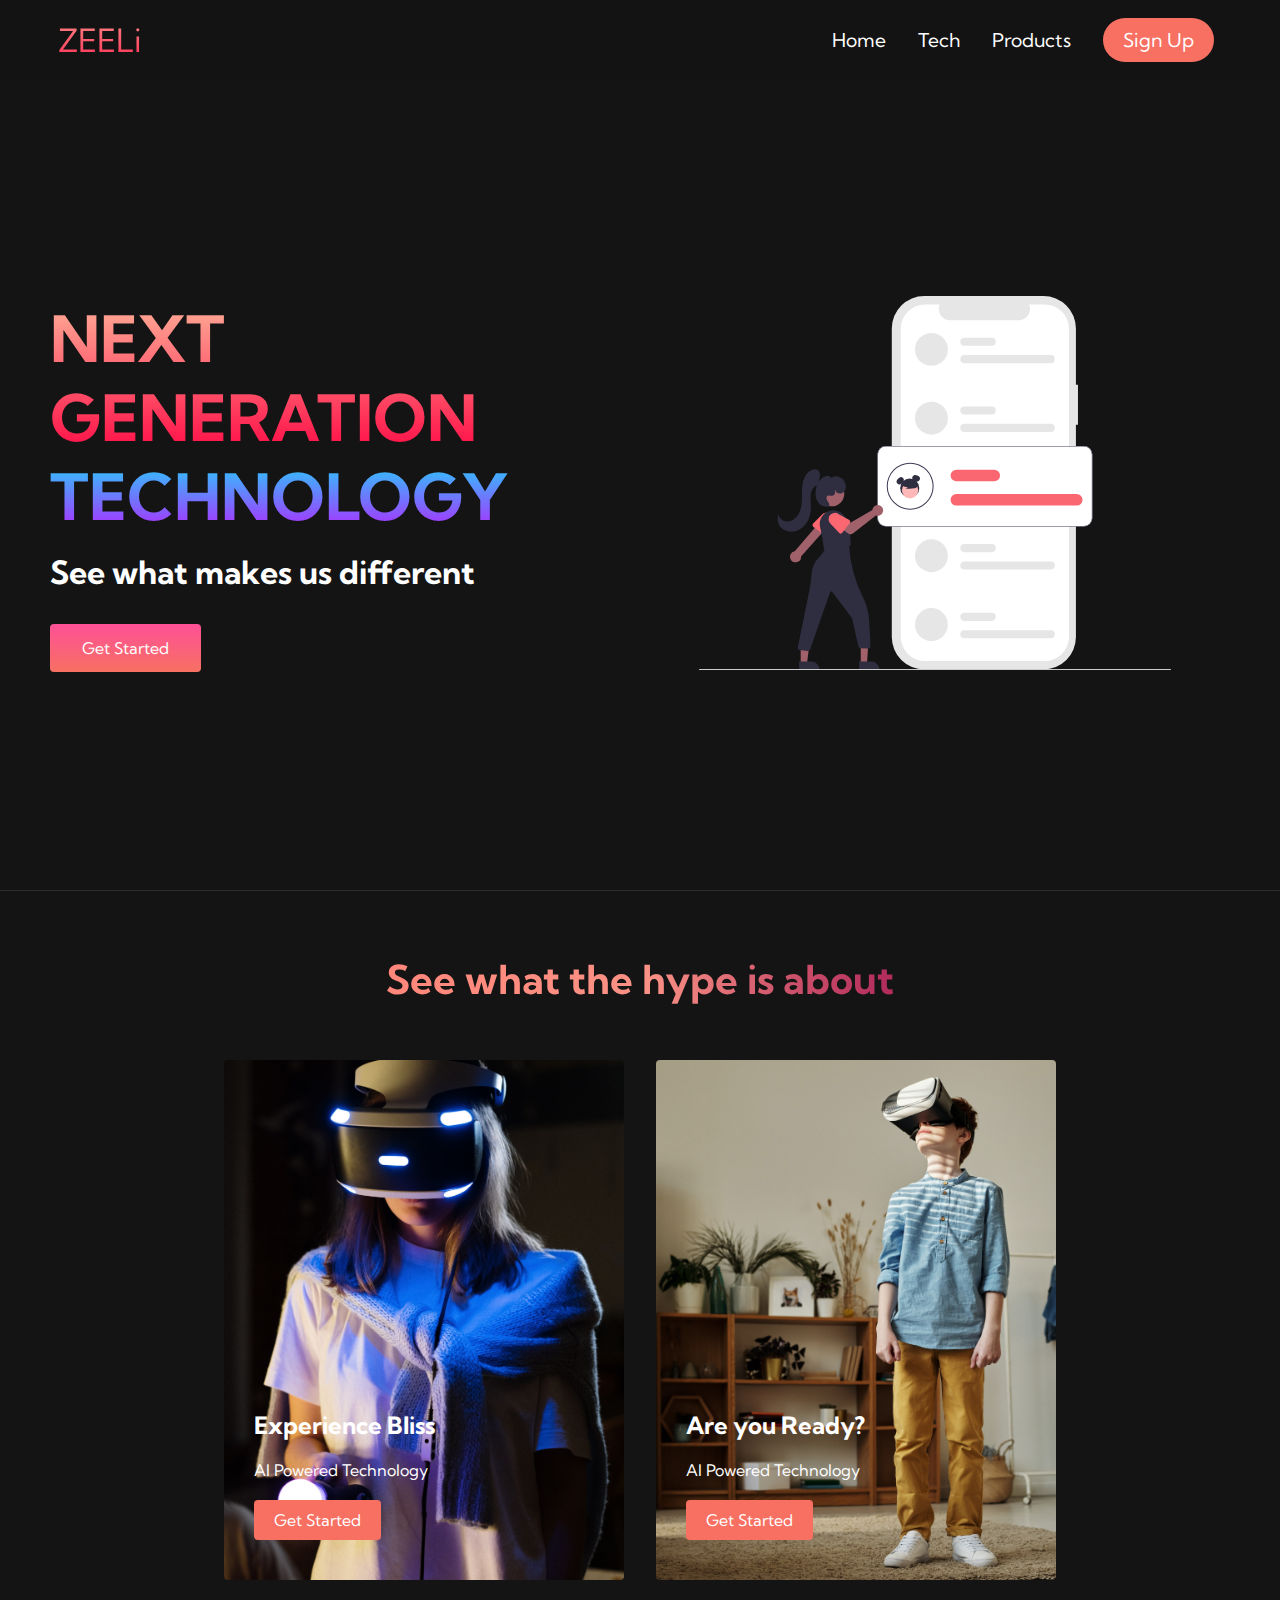
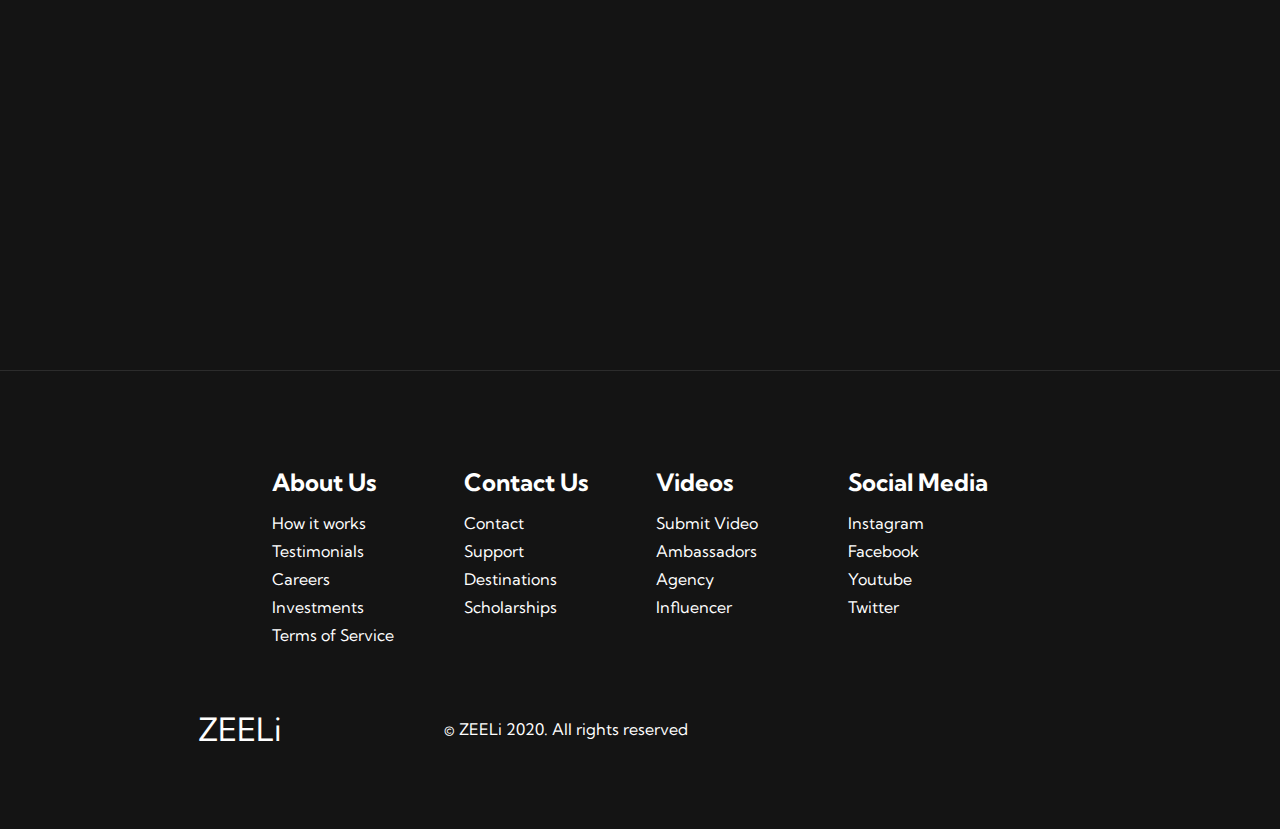
<file: index.html>
<!DOCTYPE html>
<html lang="en">
<head>
  <meta charset="UTF-8">
  <meta http-equiv="X-UA-Compatible" content="IE=edge">
  <meta name="viewport" content="width=device-width, initial-scale=1.0">
  <link rel="stylesheet" href="https://cdnjs.cloudflare.com/ajax/libs/font-awesome/5.15.3/css/all.min.css" integrity="sha512-iBBXm8fW90+nuLcSKlbmrPcLa0OT92xO1BIsZ+ywDWZCvqsWgccV3gFoRBv0z+8dLJgyAHIhR35VZc2oM/gI1w==" crossorigin="anonymous" />

  <!-- custom style -->
  <link rel="stylesheet" href="./css/styles.css">
  <title>Home</title>
</head>

<body>
  <!-- Navbar -->
  <nav class="navbar">
    <div class="navbar_container">
      <a href="./index.html" id="navbar_logo">
        <i class="fas fa-gem"></i>
        ZEELi
      </a> 
      <div class="navbar_toggle" id="mobile-menu">
        <span class="bar"></span>  
        <span class="bar"></span>  
        <span class="bar"></span>  
      </div>

      <ul class="navbar_menu">
        <li class="navbar_item">
          <a href="./index.html" class="navbar_links"> Home </a>
        </li>
        <li class="navbar_item">
          <a href="./tech.html" class="navbar_links"> Tech </a>
        </li>
        <li class="navbar_item">
          <a href="#" class="navbar_links"> Products </a>
        </li>
        <li class="navbar_btn">
          <a href="#" class="button"> Sign Up </a>
        </li>
      </ul>

    </div>
  </nav>

  <!-- Hero section -->
  <div class="main">
    <div class="main_container">
      <div class="main_content">
        <h1>NEXT GENERATION</h1>
        <h2>TECHNOLOGY</h2>
        <p>See what makes us different</p>
        <button class="main_btn">
          <a href="#">Get Started</a>
        </button>
      </div>

      <div class="main_img-container">
        <img src="./images/pic1.svg" alt="" id="main_img">
      </div>
    </div>
  </div>

  <!-- Services Section -->
  <div class="services">
    <h1>See what the hype is about</h1>
    <div class="services_container">
      <div class="services_card">
        <h2>Experience Bliss</h2>
        <p>AI Powered Technology</p>
        <button>Get Started</button>
      </div>

      <div class="services_card">
        <h2>Are you Ready?</h2>
        <p>AI Powered Technology</p>
        <button>Get Started</button>
      </div>
    </div>
  </div>

  <!-- Footer Section -->
  <div class="footer_container">
    <div class="footer_links">
      <div class="footer_link_wrapper">
        <div class="footer_link_items">
          <h2>About Us</h2>
          <a href="./sign_up">How it works</a>
          <a href="#">Testimonials</a>
          <a href="#">Careers</a>
          <a href="#">Investments</a>
          <a href="#">Terms of Service</a>
        </div>
        <div class="footer_link_items">
          <h2>Contact Us</h2>
          <a href="#">Contact</a>
          <a href="#">Support</a>
          <a href="#">Destinations</a>
          <a href="#">Scholarships</a>
        </div>
      </div>

      <div class="footer_link_wrapper">
        <div class="footer_link_items">
          <h2>Videos</h2>
          <a href="#">Submit Video</a>
          <a href="#">Ambassadors</a>
          <a href="#">Agency</a>
          <a href="#">Influencer</a>
        </div>
        <div class="footer_link_items">
          <h2>Social Media</h2>
          <a href="#">Instagram</a>
          <a href="#">Facebook</a>
          <a href="#">Youtube</a>
          <a href="#">Twitter</a>
        </div>
      </div>
    </div>

    <div class="social_media">
      <div class="social_media_wrap">
        <div class="footer_logo">
          <a href="#" id="footer_logo">
            <i class="fas fa-gem"></i>
            ZEELi
          </a>
        </div>

        <p class="website_rights">&copy ZEELi 2020. All rights reserved</p>

        <div class="social_icons">
          <a href="#" class="social_icon_link" target="_blank">
            <i class="fab fa-facebook"></i>
          </a>
          <a href="#" class="social_icon_link" target="_blank">
            <i class="fab fa-instagram"></i>
          </a>
          <a href="#" class="social_icon_link" target="_blank">
            <i class="fab fa-twitter"></i>
          </a>
          <a href="#" class="social_icon_link" target="_blank">
            <i class="fab fa-linkedin"></i>
          </a>
          <a href="#" class="social_icon_link" target="_blank">
            <i class="fab fa-youtube"></i>
          </a>
        </div>
      </div>
    </div>
  </div>
</body>

<script src="./js/app.js"></script>
</html>
</file>
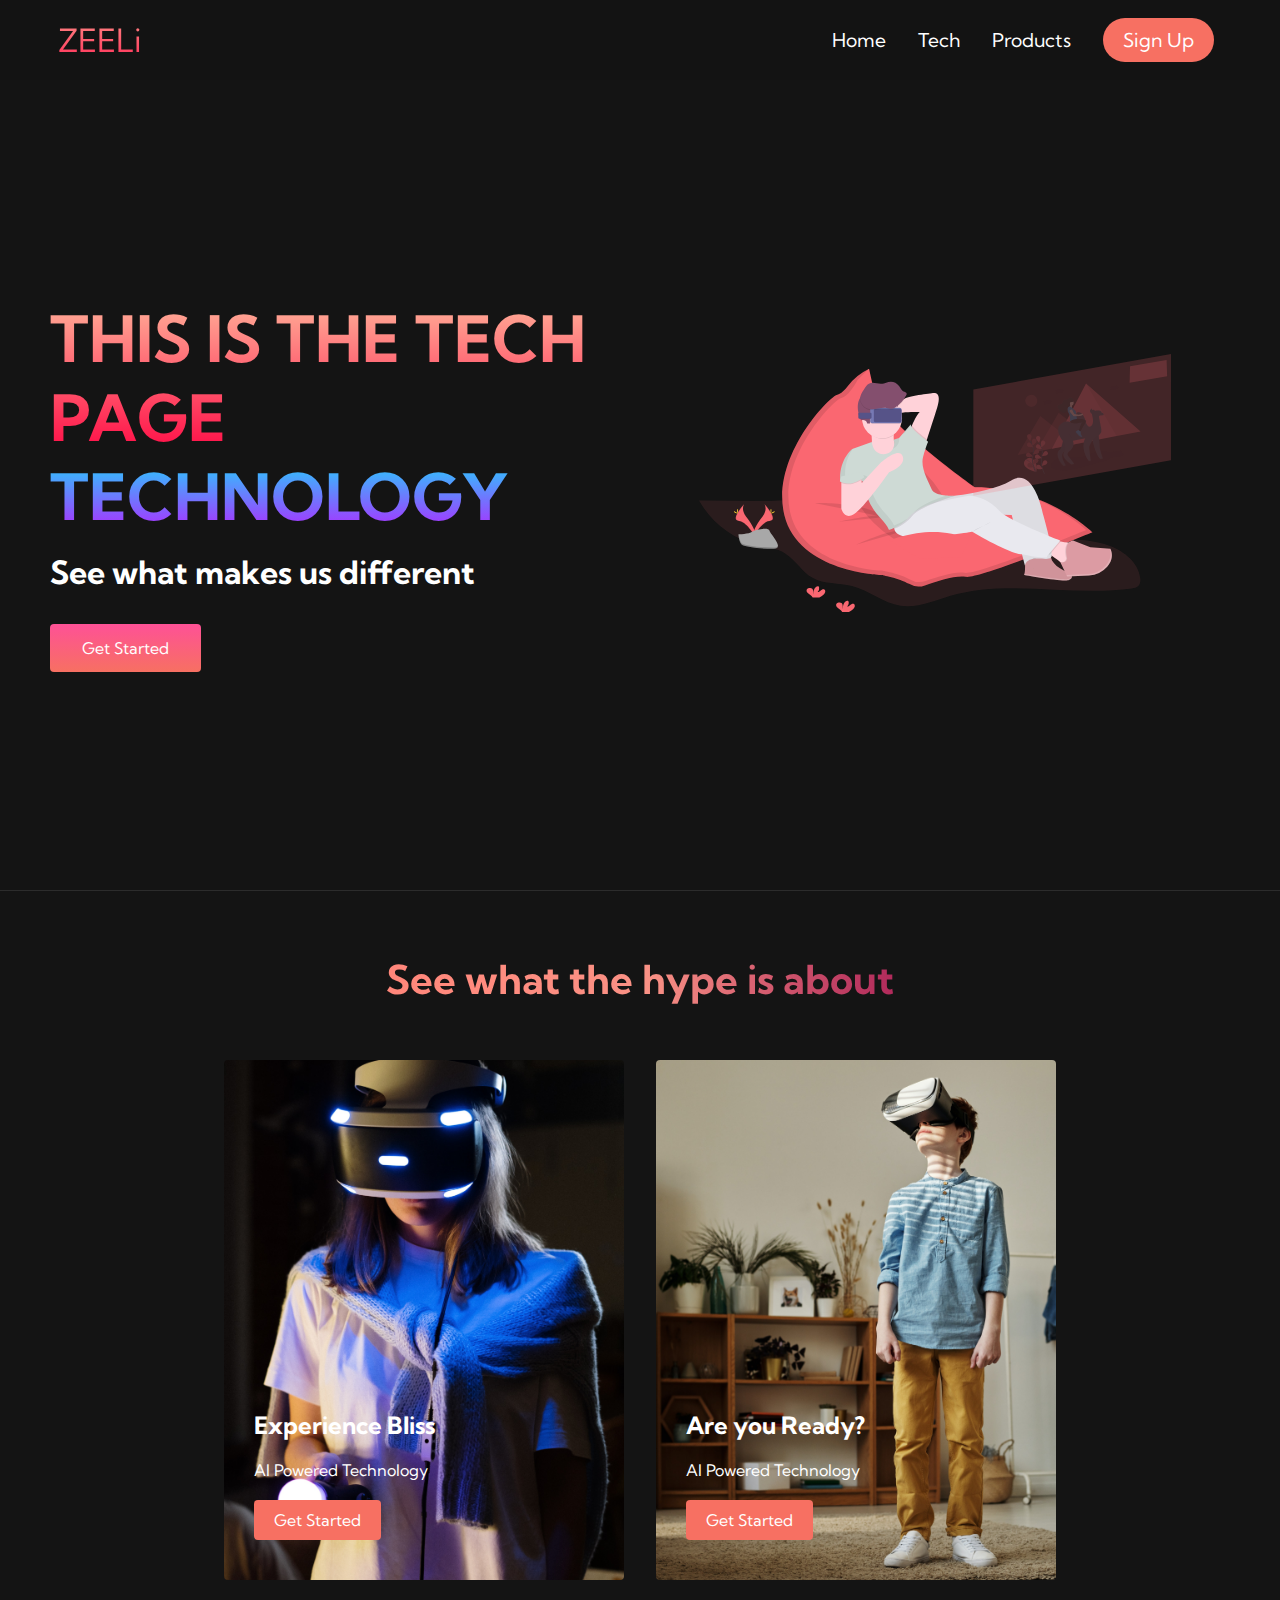
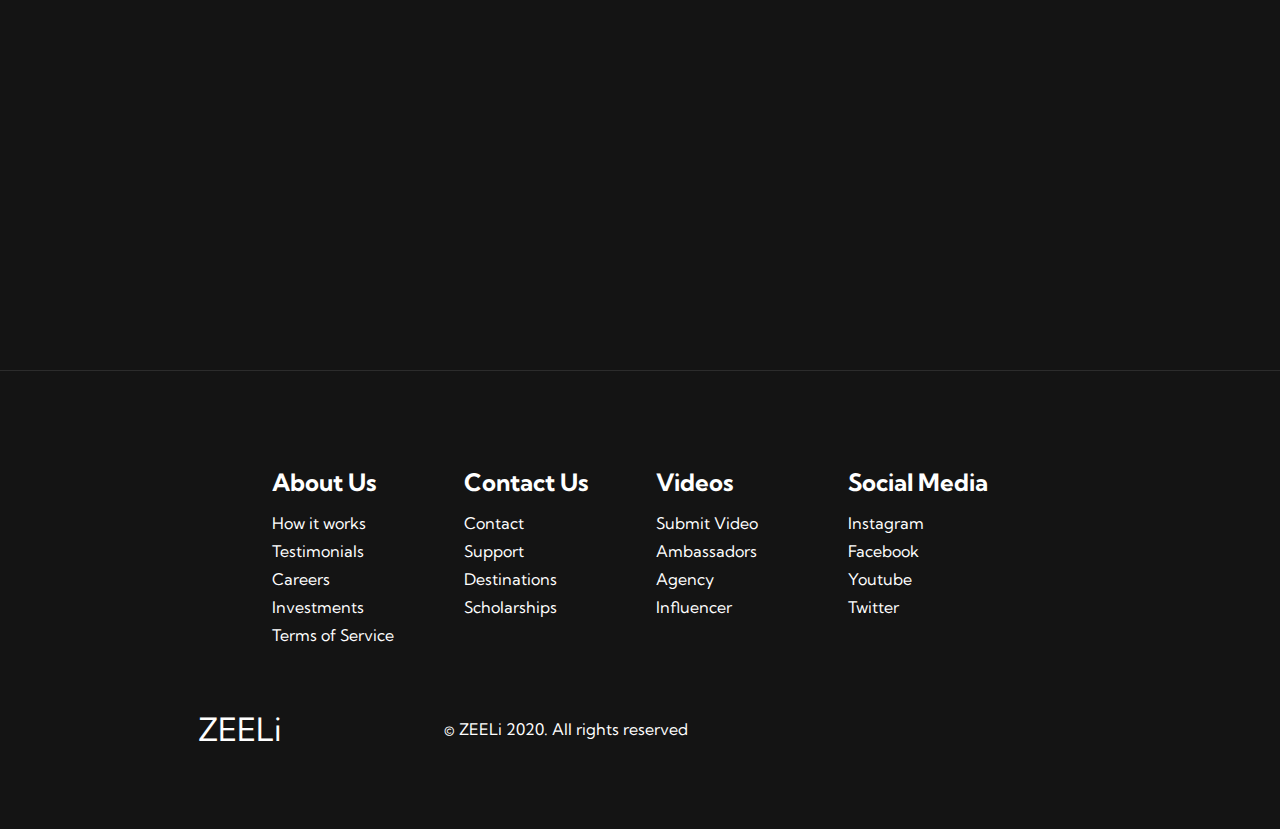
<file: tech.html>
<!DOCTYPE html>
<html lang="en">
<head>
  <meta charset="UTF-8">
  <meta http-equiv="X-UA-Compatible" content="IE=edge">
  <meta name="viewport" content="width=device-width, initial-scale=1.0">
  <link rel="stylesheet" href="https://cdnjs.cloudflare.com/ajax/libs/font-awesome/5.15.3/css/all.min.css" integrity="sha512-iBBXm8fW90+nuLcSKlbmrPcLa0OT92xO1BIsZ+ywDWZCvqsWgccV3gFoRBv0z+8dLJgyAHIhR35VZc2oM/gI1w==" crossorigin="anonymous" />

  <!-- custom style -->
  <link rel="stylesheet" href="./css/styles.css">
  <title>Tech</title>
</head>

<body>
  <!-- Navbar -->
  <nav class="navbar">
    <div class="navbar_container">
      <a href="./index.html" id="navbar_logo">
        <i class="fas fa-gem"></i>
        ZEELi
      </a> 
      <div class="navbar_toggle" id="mobile-menu">
        <span class="bar"></span>  
        <span class="bar"></span>  
        <span class="bar"></span>  
      </div>

      <ul class="navbar_menu">
        <li class="navbar_item">
          <a href="./index.html" class="navbar_links"> Home </a>
        </li>
        <li class="navbar_item">
          <a href="./tech.html" class="navbar_links"> Tech </a>
        </li>
        <li class="navbar_item">
          <a href="#" class="navbar_links"> Products </a>
        </li>
        <li class="navbar_btn">
          <a href="#" class="button"> Sign Up </a>
        </li>
      </ul>

    </div>
  </nav>

  <!-- Hero section -->
  <div class="main">
    <div class="main_container">
      <div class="main_content">
        <h1>THIS IS THE TECH PAGE</h1>
        <h2>TECHNOLOGY</h2>
        <p>See what makes us different</p>
        <button class="main_btn">
          <a href="#">Get Started</a>
        </button>
      </div>

      <div class="main_img-container">
        <img src="./images/pic2.svg" alt="" id="main_img">
      </div>
    </div>
  </div>

  <!-- Services Section -->
  <div class="services">
    <h1>See what the hype is about</h1>
    <div class="services_container">
      <div class="services_card">
        <h2>Experience Bliss</h2>
        <p>AI Powered Technology</p>
        <button>Get Started</button>
      </div>

      <div class="services_card">
        <h2>Are you Ready?</h2>
        <p>AI Powered Technology</p>
        <button>Get Started</button>
      </div>
    </div>
  </div>

  <!-- Footer Section -->
  <div class="footer_container">
    <div class="footer_links">
      <div class="footer_link_wrapper">
        <div class="footer_link_items">
          <h2>About Us</h2>
          <a href="./sign_up">How it works</a>
          <a href="#">Testimonials</a>
          <a href="#">Careers</a>
          <a href="#">Investments</a>
          <a href="#">Terms of Service</a>
        </div>
        <div class="footer_link_items">
          <h2>Contact Us</h2>
          <a href="#">Contact</a>
          <a href="#">Support</a>
          <a href="#">Destinations</a>
          <a href="#">Scholarships</a>
        </div>
      </div>

      <div class="footer_link_wrapper">
        <div class="footer_link_items">
          <h2>Videos</h2>
          <a href="#">Submit Video</a>
          <a href="#">Ambassadors</a>
          <a href="#">Agency</a>
          <a href="#">Influencer</a>
        </div>
        <div class="footer_link_items">
          <h2>Social Media</h2>
          <a href="#">Instagram</a>
          <a href="#">Facebook</a>
          <a href="#">Youtube</a>
          <a href="#">Twitter</a>
        </div>
      </div>
    </div>

    <div class="social_media">
      <div class="social_media_wrap">
        <div class="footer_logo">
          <a href="#" id="footer_logo">
            <i class="fas fa-gem"></i>
            ZEELi
          </a>
        </div>

        <p class="website_rights">&copy ZEELi 2020. All rights reserved</p>

        <div class="social_icons">
          <a href="#" class="social_icon_link" target="_blank">
            <i class="fab fa-facebook"></i>
          </a>
          <a href="#" class="social_icon_link" target="_blank">
            <i class="fab fa-instagram"></i>
          </a>
          <a href="#" class="social_icon_link" target="_blank">
            <i class="fab fa-twitter"></i>
          </a>
          <a href="#" class="social_icon_link" target="_blank">
            <i class="fab fa-linkedin"></i>
          </a>
          <a href="#" class="social_icon_link" target="_blank">
            <i class="fab fa-youtube"></i>
          </a>
        </div>
      </div>
    </div>
  </div>
</body>

<script src="./js/app.js"></script>
</html>
</file>
<file: css/styles.css>
@import url('https://fonts.googleapis.com/css2?family=Kumbh+Sans:wght@300;400;700&display=swap');

* {
  margin: 0;
  padding: 0;
  box-sizing: border-box;
  font-family: 'Kumbh Sans', sans-serif;
}

a {
  text-decoration: none;
}

li {
  list-style-type: none;
}

/* Navbar section */
.navbar {
  background: #131313;
  height: 80px;
  display: flex;
  justify-content: center;
  align-items: center;
  font-size: 1.2rem;
  position: sticky;
  top: 0;
  z-index: 999;
}

.navbar_container {
  display: flex;
  justify-content: space-between;
  height: 80px;
  z-index: 1;
  width: 100%;
  max-width: 1300px;
  margin: 0 auto;
  padding: 0 50px;
}

#navbar_logo {
  background-color: #ff8177;
  background-image: linear-gradient(to top, #ff0844 0%, #ffb199 100%);
  background-size: 100%;
  -webkit-background-clip: text;
  -moz-background-clip: text;
  -webkit-text-fill-color: transparent;
  -moz-text-fill-color: transparent;
  display: flex;
  align-items: center;
  cursor: pointer;
  font-size: 2rem;
}

.fa-gem {
  margin-right: 0.5rem;
}

.navbar_menu {
  display: flex;
  align-items: center;
  text-align: center;
}

.navbar_item {
  height: 80px;
}

.navbar_links {
  color: #fff;
  display: flex;
  align-items: center;
  justify-content: center;
  padding: 0 1rem;
  height: 100%;
}

.navbar_links:hover {
  color: #f77062;
  transition: all 0.3s ease;
}

.navbar_btn {
  display: flex;
  justify-content: center;
  align-items: center;
  padding: 0 1rem;
  width: 100%;
}

.button {
  display: flex;
  justify-content: center;
  align-items: center;
  padding: 10px 20px;
  height: 100%;
  width: 100%;
  border: none;
  outline: none;
  border-radius: 5px;
  background: #f77062;
  color: #fff;
}

.navbar_btn .button {
  border-radius: 25px;
}

.button:hover {
  background: #4837ff;
  transition: all 0.3s ease-in;
}

/* media query for header */
@media (max-width: 960px) {
  .navbar_container {
    padding: 0;
  }

  .navbar_menu {
    display: grid;
    grid-template-columns: auto;
    margin: 0;
    width: 100%;
    position: absolute;
    top: -1000px;
    opacity: 0;
    height: 50vh;
    z-index: -1;
    background: #131313;
    transition: all 0.5s ease-in;
  }

  .navbar_menu.active {
    background: #131313;
    top: 100%;
    opacity: 1;
    z-index: 99;
    height: 50vh;
    transition: all 0.5s ease;
  }

  #navbar_logo {
    padding-left: 25px;
  }

  /* === toggle bars and close btn === */
  #mobile-menu {
    position: absolute;
    top: 20%;
    right: 5%;
    transform: translate(5% 20%);
  }

  .navbar_toggle .bar {
    width: 25px;
    height: 3px;
    margin: 5px auto;
    transition: all 0.3s ease-in-out;
    background: #fff;
    display: block;
    cursor: pointer;
  }

  #mobile-menu.is-active .bar:nth-child(2) {
    opacity: 0;
  }

  #mobile-menu.is-active .bar:nth-child(1) {
    transform: translateY(8px) rotate(45deg);
  }

  #mobile-menu.is-active .bar:nth-child(3) {
    transform: translateY(-8px) rotate(-45deg);
  }
  /* === toggle bars and close btn =END== */

  .navbar_item {
    width: 100%;
  }

  .navbar_links {
    text-align: center;
    padding: 2rem;
    width: 100%;
    display: table;
  }

  .navbar_btn {
    padding-bottom: 2rem;
  }

  .button {
    display: flex;
    justify-content: center;
    align-items: center;
    width: 55%;
    height: 50px;
    margin: 0;
  }

  .navbar_btn .button {
    border-radius: 5px;
  }
}

/* Hero Section */
.main {
  background-color: #141414;
}

.main_container {
  display: grid;
  grid-template-columns: 1fr 1fr;
  align-items: center;
  justify-self: center;
  margin: 0 auto;
  height: 90vh;
  background-color: #141414;
  z-index: 1;
  width: 100%;
  max-width: 1300px;
  padding: 0 50px;
}

.main_content h1 {
  font-size: 4rem;
  background-color: #ff8177;
  background-image: linear-gradient(to top, #ff0844 0%, #ffb199 100%);
  background-size: 100%;
  -webkit-background-clip: text;
  -moz-background-clip: text;
  -webkit-text-fill-color: transparent;
  -moz-text-fill-color: transparent;
}

.main_content h2 {
  font-size: 4rem;
  background-color: #ff8177;
  background-image: linear-gradient(to top, #b721ff 0%, #21d4fd 100%);
  background-size: 100%;
  -webkit-background-clip: text;
  -moz-background-clip: text;
  -webkit-text-fill-color: transparent;
  -moz-text-fill-color: transparent;
}

.main_content p {
  margin-top: 1rem;
  font-size: 2rem;
  font-weight: 700;
  color: #fff;
}

.main_btn {
  font-size: 1rem;
  background-image: linear-gradient(to top, #f77062 0%, #fe5196 100%);
  padding: 14px 32px;
  border: none;
  border-radius: 4px;
  color: #fff;
  margin-top: 2rem;
  cursor: pointer;
  position: relative;
  outline: none;
  transition: all 0.35s;
}

.main_btn a {
  position: relative;
  z-index: 2;
  color: #fff;
  text-decoration: none;
}

.main_btn::after {
  position: absolute;
  content: '';
  top: 0;
  left: 0;
  width: 0;
  height: 100%;
  background: #4837ff;
  border-radius: 4px;
  transition: all 0.35s;
}

.main_btn:hover {
  color: #fff;
}

.main_btn:hover::after {
  width: 100%;
}

.main_img-container {
  text-align: center;
}

#main_img {
  height: 80%;
  width: 80%;
}

/* Mobile responsive for hero */
@media (max-width: 768px) {
  .main_container {
    display: grid;
    grid-template-columns: auto;
  }

  .main_content {
    text-align: center;
    margin-bottom: 4rem;
  }

  .main_content h1 {
    font-size: 2.5rem;
    margin-top: 2rem;
  }

  .main_content h2 {
    font-size: 2.2rem;
  }

  .main_content p {
    margin-top: 1rem;
    font-size: 1.3rem;
  }

  #main_img {
    height: 50%;
    width: 50%;
  }
}

@media (max-width: 480px) {
  .main_content h1 {
    font-size: 2rem;
    margin-top: 3rem;
  }

  .main_content h2 {
    font-size: 2rem;
  }

  .main_content p {
    margin-top: 2rem;
    font-size: 1.5rem;
  }

  .main_btn {
    padding: 12px 36ox;
    margin: 2.5rem 0;
  }
}

/* Services Section */
.services {
  background: #141414;
  display: flex;
  flex-direction: column;
  align-items: center;
  /* height: 100vh; */
  min-height: 120vh;
  width: 100%;
  border-top: 1px solid #2c2c2c;
}

.services h1 {
  background-color: #ff8177;
  background-image: linear-gradient(to right, #ff8177 0%, #ff867a 0%, #ff8c7f 21%, #f99185 52%, #cf556c 78%, #b12a5b 100%);
  background-size: 100%;
  margin: 4rem 0 2.5rem;
  font-size: 2.5rem;
  -webkit-background-clip: text;
  -moz-background-clip: text;
  -webkit-text-fill-color: transparent;
  -moz-text-fill-color: transparent;
}

.services_container {
  display: flex;
  justify-content: center;
  flex-wrap: wrap;
}

.services_card {
  margin: 1rem;
  height: 520px;  
  width: 400px;
  border-radius: 4px;
  background: linear-gradient(to bottom, rgba(0,0,0,0) 0%, rgba(17,17,17,0.6) 100%);
  background: url('../images/services1.jpg') no-repeat center center/cover;
  position: relative;
  color: #fff;
}

.services_card:nth-child(2) {
  background: url('../images/services3.jpg') no-repeat center center/cover;
}

.services h2 {
  position: absolute;
  top: 350px;
  left: 30px;
}

.services_card p {
  position: absolute;
  top: 400px;
  left: 30px;
}

.services_card button {
  color: #fff;
  padding: 10px 20px;
  border: none;
  outline: none;
  border-radius: 4px;
  background: #f77062;
  position: absolute;
  top: 440px;
  left: 30px;
  font-size: 1rem;
  cursor: pointer;
}

.services_card:hover {
  transform: scale(1.075);
  transition: 0.5s ease-in;
}

/* === Media Queries === */
@media (max-width: 960px) {
  .services {
    height: 1350px;
  }

  .services h1 {
    font-size: 2rem;
    margin-top: 7rem;
  }
}

@media (max-width: 480px) {
  .services h1 {
    font-size: 1.2rem;
  }

  .services_card {
    width: 300px;
  }
}

/* Footer CSS */
.footer_container {
  background-color: #141414;
  padding: 5rem 0;
  display: flex;
  flex-direction: column;
  justify-content: center;
  align-items: center;
  border-top: 1px solid #2c2c2c;
}

.footer_links {
  width: 100%;
  max-width: 1000px;
  display: flex;
  justify-content: center;
}

.footer_link_wrapper {
  display: flex;
}

.footer_link_items {
  display: flex;
  flex-direction: column;
  align-items: flex-start;
  margin: 16px;
  text-align: left;
  width: 160px;
}

.footer_link_items h2 {
  margin-bottom: 16px;
}

.footer_link_items > h2 {
  color: #fff;
}

.footer_link_items a {
  color: #fff;
  margin-bottom: 0.5rem;
}

.footer_link_items a:hover {
  color: #e9e9e9;
  transition: 0.3s ease-out;
}

.social_media {
  max-width: 1000px;
  width: 100%;
}

.social_media_wrap {
  display: flex;
  justify-content: space-between;
  align-items: center;
  width: 90%;
  max-width: 1000px;
  margin: 40px auto 0 auto;
}

#footer_logo {
  color: #fff;
  display: flex;
  align-items: center;
  cursor: pointer;
  font-size: 2rem;
}

.website_rights {
  color: #fff;
}

.social_icons {
  display: flex;
  justify-content: space-between;
  align-items: center;
  width: 240px;
}

.social_logo {
  color: #fff;
  justify-self: flex-start;
  margin-left: 20px;
  cursor: pointer;
  font-size: 2rem;
  display: flex;
  align-items: center;
  margin-bottom: 16px;
}

.social_icon_link {
  color: #fff;
  font-size: 24px;
}

@media (max-width: 820px) {
  .footer_links {
    padding-top: 2rem;
  }

  #footer_logo {
    margin-bottom: 2rem;
  }

  .website_rights {
    margin-bottom: 2rem;
  }

  .footer_link_wrapper {
    flex-direction: column;
  }

  .social_media_wrap {
    flex-direction: column;
  }
}

@media (max-width: 480px) {
  .footer_link_items {
    margin: 0;
    padding: 10px;
    width: 100%;
  }
}
</file>
